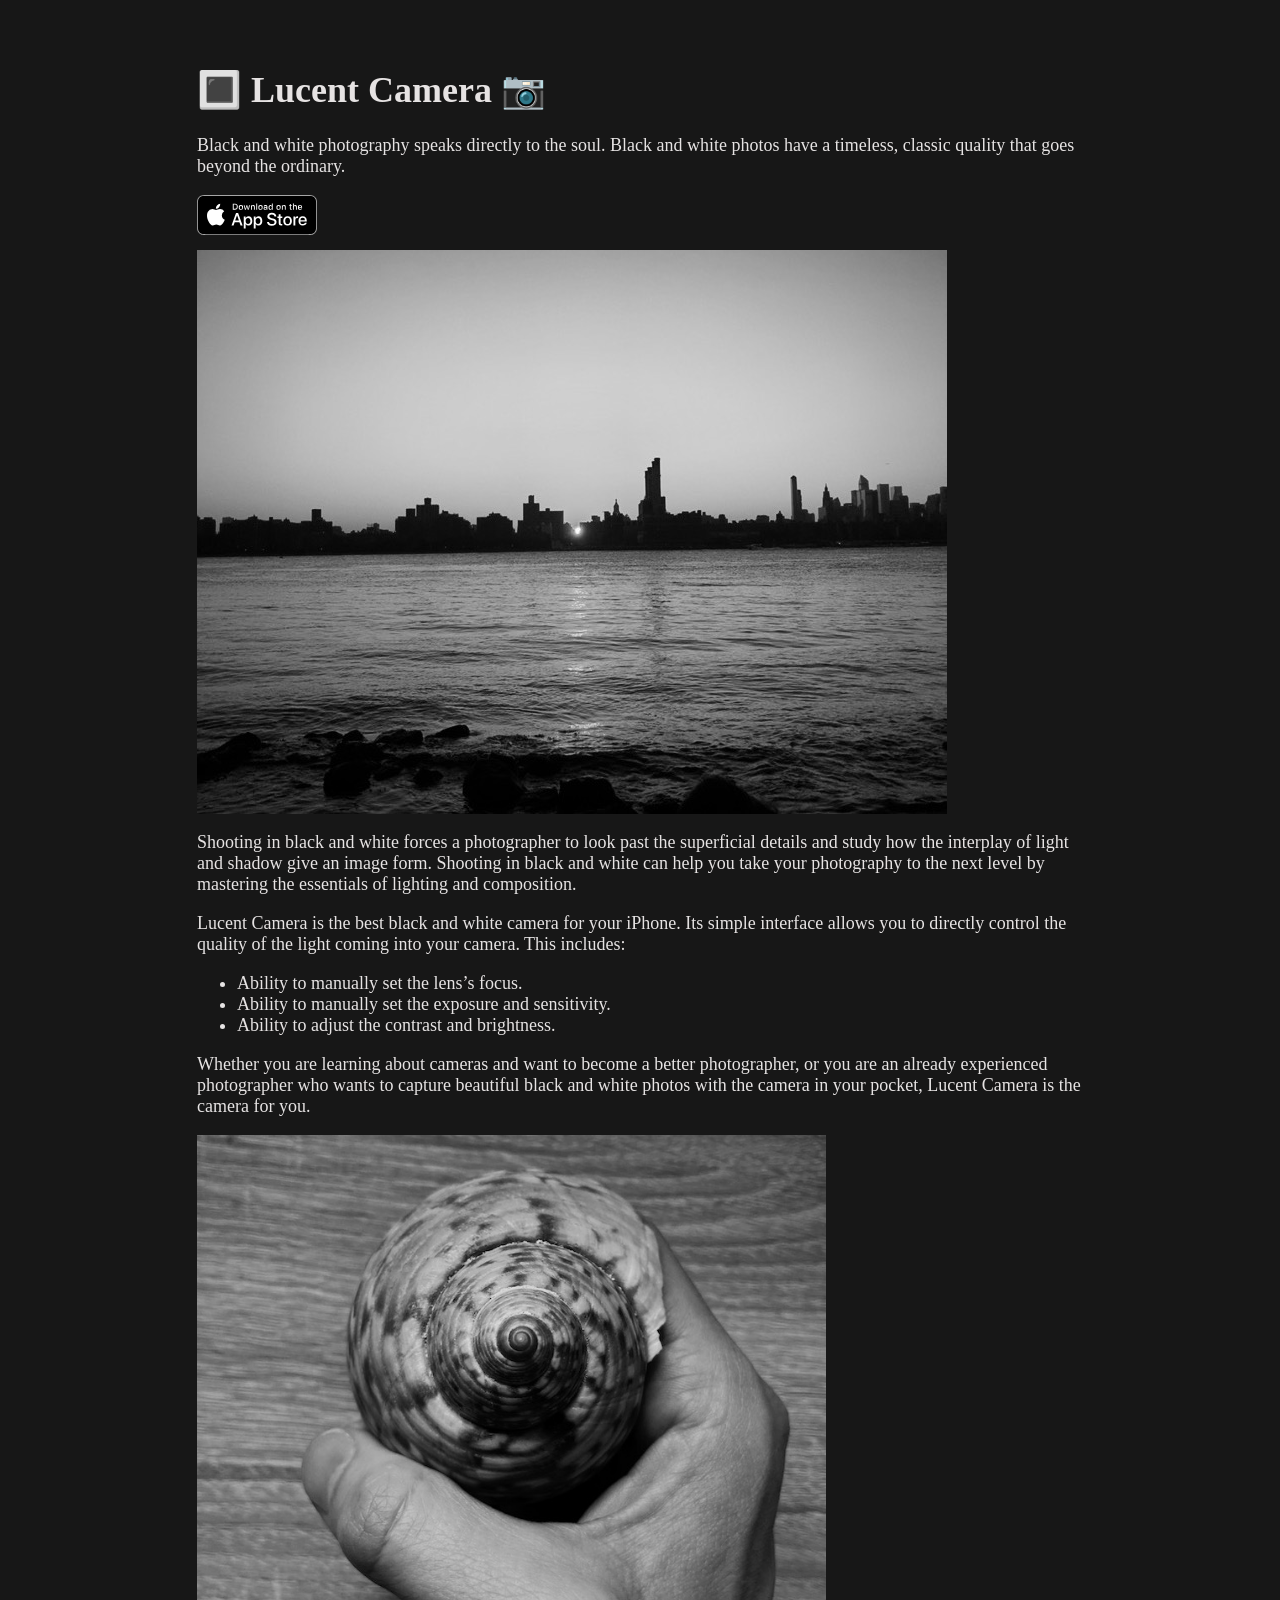
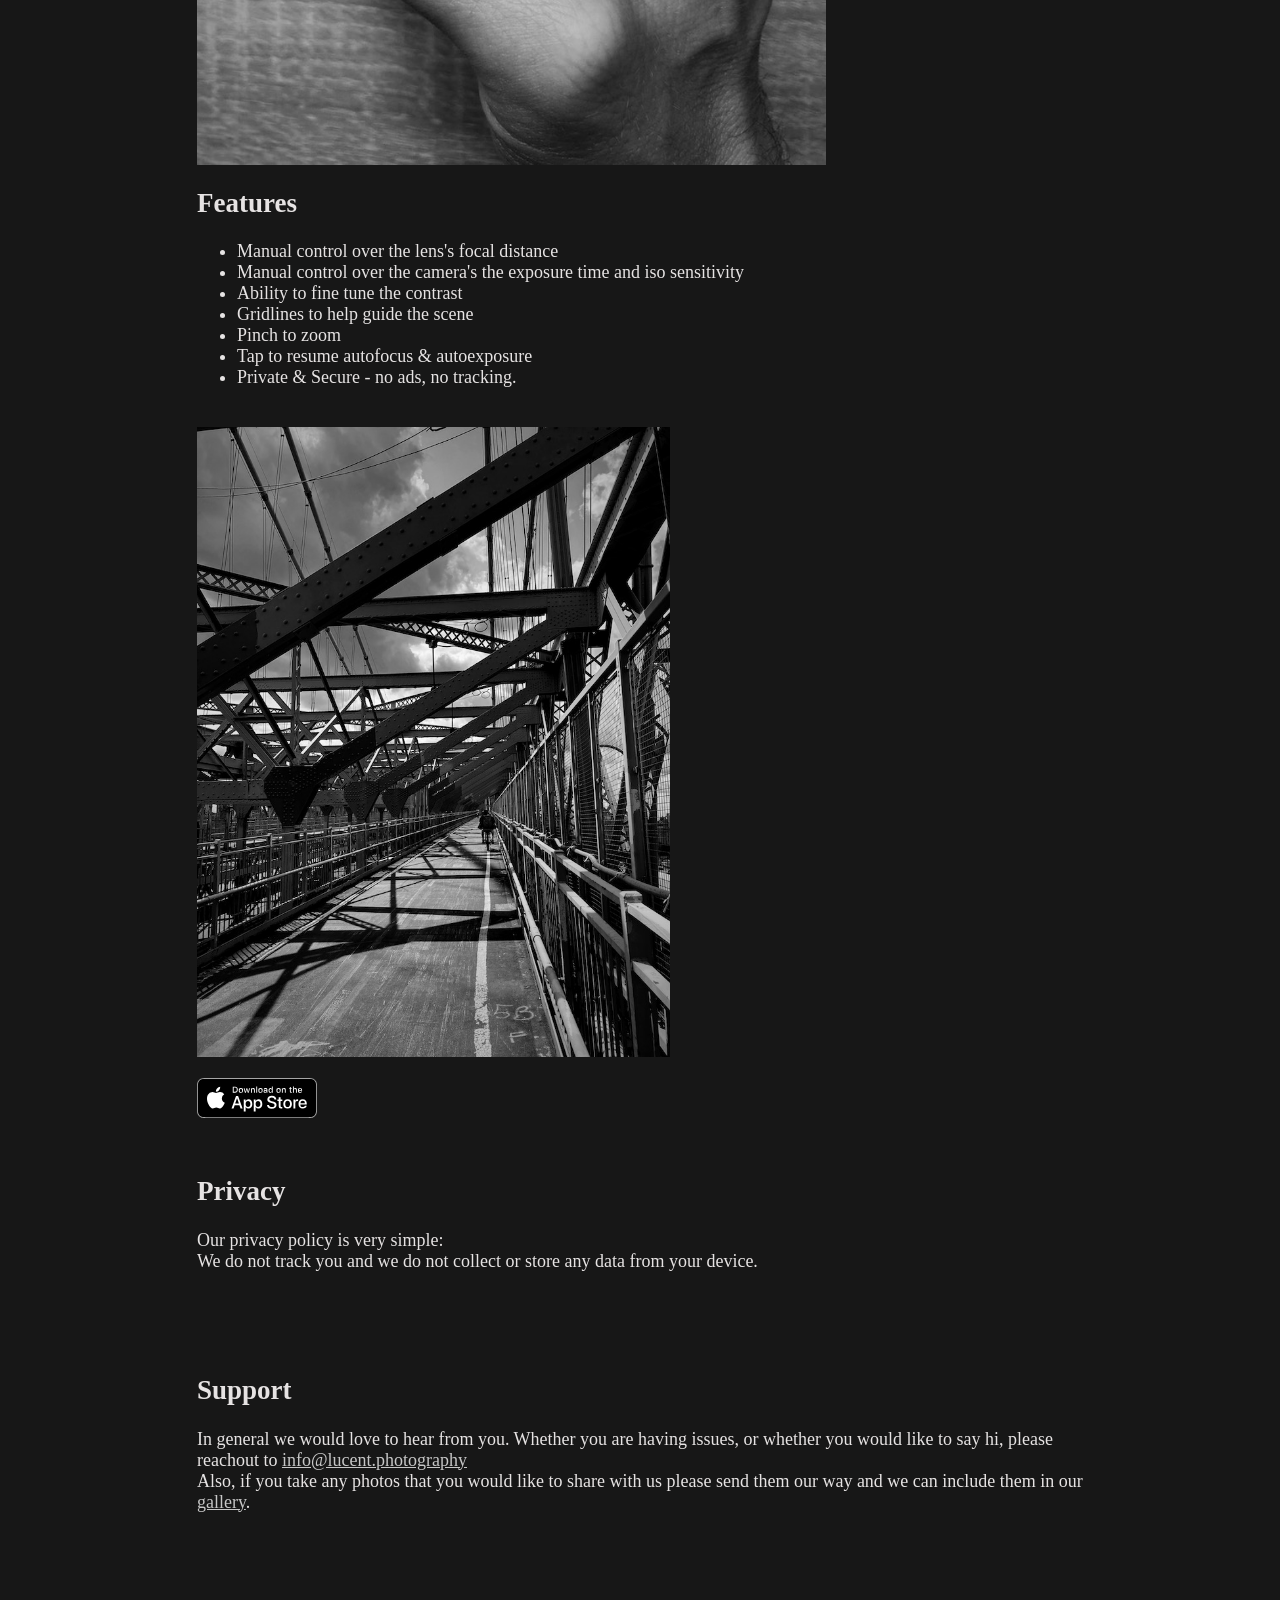
<file: index.html>
<html>
  <head>
    <meta charset = 'utf-8'>
    <meta name="viewport" content="width=device-width, initial-scale=1">
    <title>Lucent Camera</title>
    <link rel="stylesheet" href="./css/style.css">
    <link rel="icon" type="image/x-icon" href="/Assets/favicon.ico">
  </head>
<head>
<body>
    <h1>🔳 Lucent Camera  📷</h1>
    <p>
      Black and white photography speaks directly to the soul. Black and white photos have a timeless, classic quality that goes beyond the ordinary.
    </p>
    <div class="app-store-link">
      <a href="https://apps.apple.com/app/noire-camera/id6449982385">
      <img src="./Assets/app_store_download.svg">
      </a>
    </div>
    <div class="image_holder"></div>
      <img src="./Assets/city_landscape.jpg" alt="Manhattan's Sky Line"></img>
    </div>
    <p>
      Shooting in black and white forces a photographer to look past the superficial details and study how the interplay of light and shadow give an image form. Shooting in black and white can help you take your photography to the next level by mastering the essentials of lighting and composition.
    </p>
    <p>
      Lucent Camera is the best black and white camera for your iPhone. Its simple interface allows you to directly control the quality of the light coming into your camera. This includes:
    </p>
    <ul>
      <li>Ability to manually set the lens’s focus.</li>
      <li>Ability to manually set the exposure and sensitivity.</li>
      <li>Ability to adjust the contrast and brightness.</li>
    </ul>
    <p>
      Whether you are learning about cameras and want to become a better photographer, or you are an already experienced photographer who wants to capture beautiful black and white photos with the camera in your pocket, Lucent Camera is the camera for you.
    </p>


    <div class="image_holder"></div>
      <img src="./Assets/shell.jpg" alt="a spiral sea shell"></img>
    </div>
    <br>
    <h2 id="Features">Features</h2>
    <ul>
      <li>Manual control over the lens's focal distance</li>
      <li>Manual control over the camera's the exposure time and iso sensitivity</li>
      <li>Ability to fine tune the contrast</li>
      <li>Gridlines to help guide the scene</li>
      <li>Pinch to zoom</li>
      <li>Tap to resume autofocus & autoexposure</li>
      <li>Private & Secure - no ads, no tracking.</li>
    </ul>
    <br>

    <div class="image_holder"></div>
    <img src="./Assets/bridge_view.jpg" alt="picture of a steel bridge"></img>
     </div>
     <br>
     <br>
     <div class="app-store-link">
       <a href="https://apps.apple.com/app/noire-camera/id6449982385">
       <img src="./Assets/app_store_download.svg">
       </a>
     </div>
    <br>
    <h2 id="Privacy">Privacy</h2>
    <p>
      Our privacy policy is very simple:<br>
      We do not track you and we do not collect or store any data from your device.
    </p>
    <br>
    <br>
    <br>
    <h2 id="Support">Support</h2>
    <p>
      In general we would love to hear from you. Whether you are having issues, or whether you would like to say hi, please reachout to <a href = "mailto: info@lucent.photography">info@lucent.photography</a>
      <br>
      Also, if you take any photos that you would like to share with us please send them our way and we can include them in our <a href="./Gallery/gallery.html">gallery</a>.
    </p>
 <br>
 <br>
 <br>
 <br>
 <br>
  </body>
</html>
</file>
<file: css/style.css>
body{
    height:100VW;
    width:70VW;
    margin-left: 15VW;
    margin-top: 5VW;
    padding: 5px;
    font-family: 'Cormorant Garamond', Garamond, Times, serif;
    font-weight: normal;
    font-size: 18;
    background-color: hwb(0 9% 91%);
    color: #e6e3e3;
}

a {
    color:hwb(0 78% 22%)
}

img {
    max-height: 70VH;
    max-width: 70VW;
}

.image_holder {
    text-align: center;
}

.app-store-link {
    margin-bottom:15px;
}
</file>
